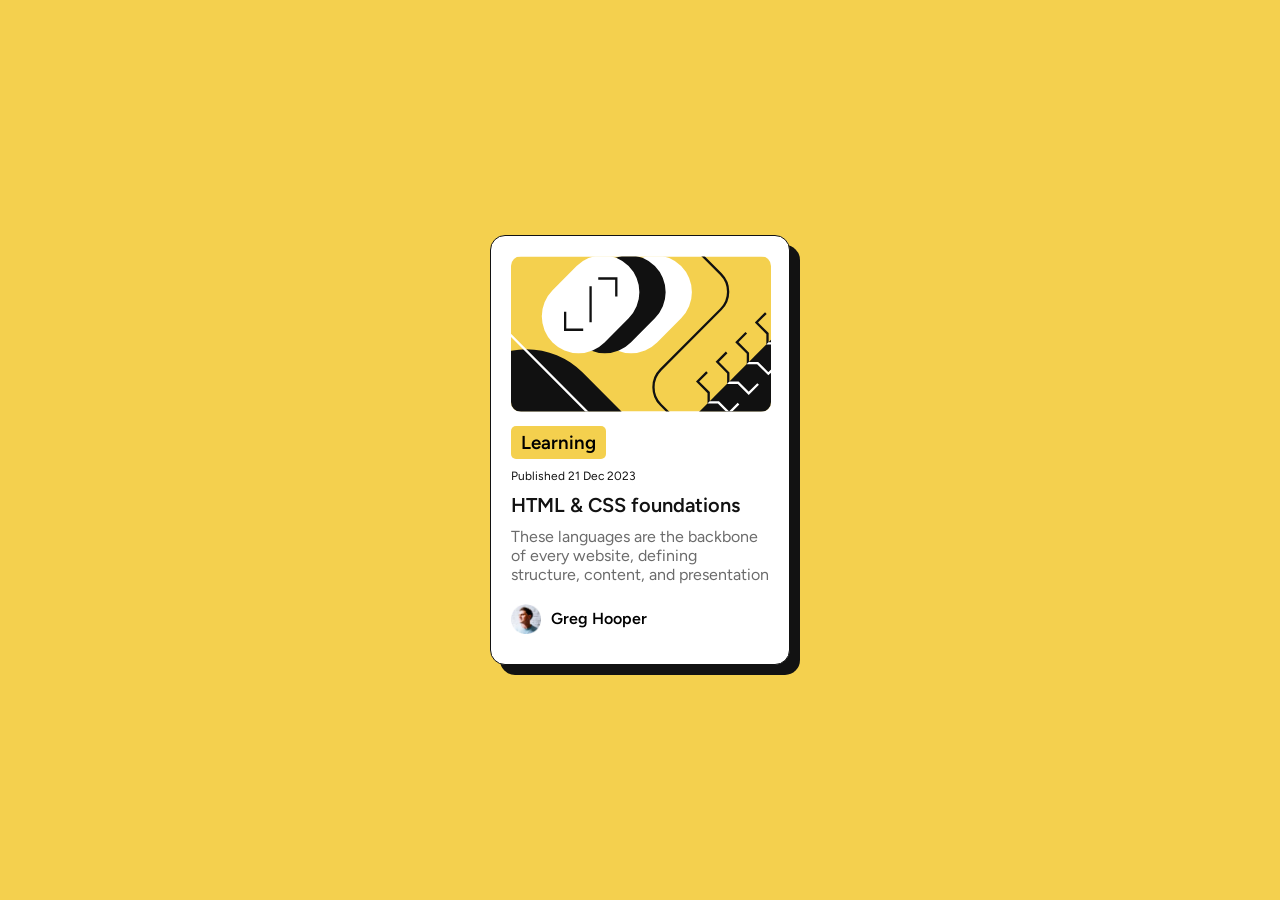
<file: index.html>
<!DOCTYPE html>
<html lang="en">
<head>
    <meta charset="UTF-8">
    <meta name="viewport" content="width=device-width, initial-scale=1.0">
    <title>Blog Card</title>
    <link rel="stylesheet" href="style.css">
    <link rel="preconnect" href="https://fonts.googleapis.com">
<link rel="preconnect" href="https://fonts.gstatic.com" crossorigin>
<link href="https://fonts.googleapis.com/css2?family=Figtree:ital,wght@0,300..900;1,300..900&display=swap" rel="stylesheet">
</head>
<body>
    <div class="card">
        <img src="./images/illustration-article.svg" alt="illustration-article">
        <div class="learning">
            <h3>Learning</h3>
        </div>
        <p>Published 21 Dec 2023</p>
        <h2>HTML & CSS foundations</h2>
        <span>These languages are the backbone of every website, defining structure, content, and presentation</span>
        <div class="user">
            <img src="./images/image-avatar.webp" alt="avatar">
            <h4>Greg Hooper</h4>

        </div>

    </div>
    
</body>
</html>
</file>
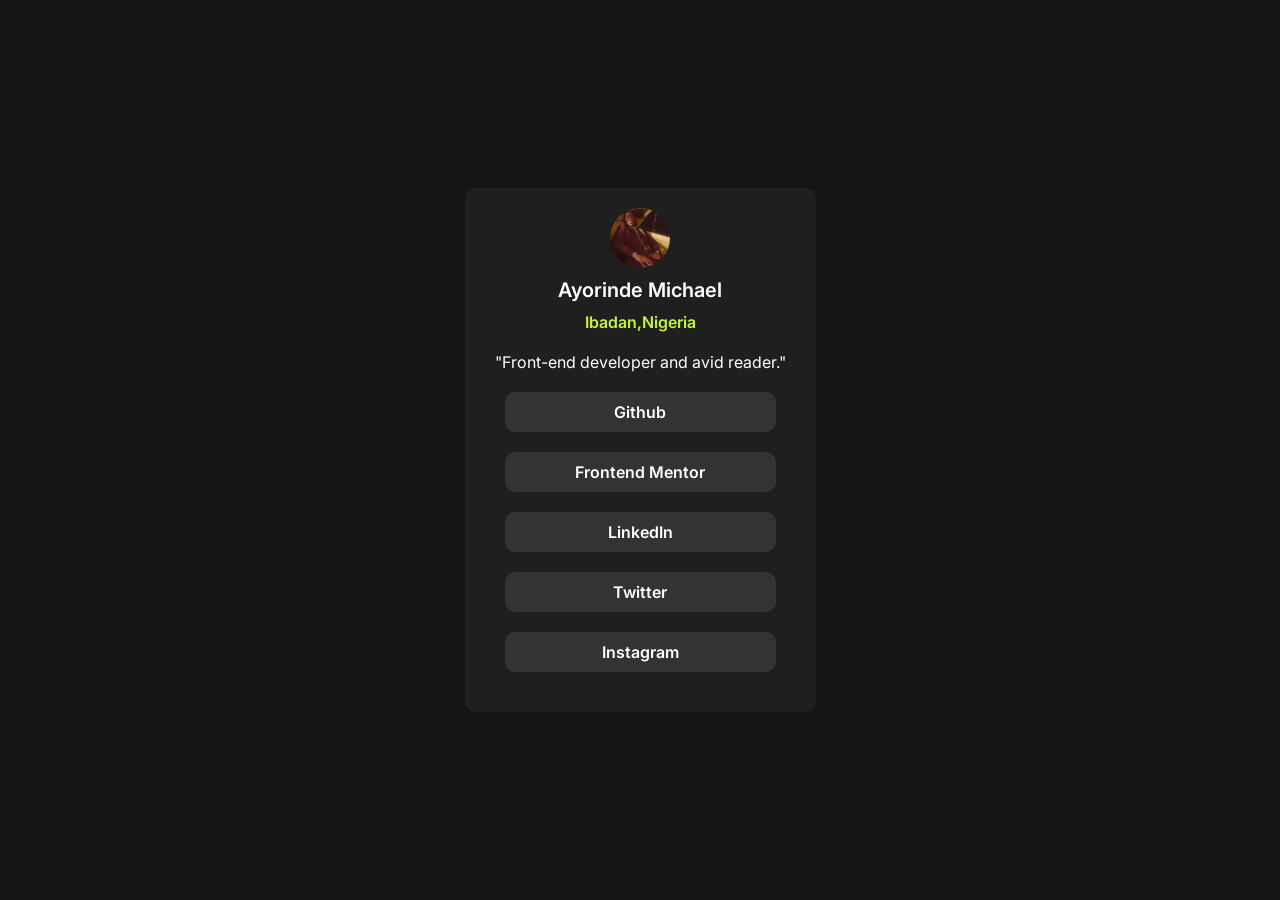
<file: my works/Social Links profile/images/index.html>
<!DOCTYPE html>
<html lang="en">
<head>
    <meta charset="UTF-8">
    <meta name="viewport" content="width=device-width, initial-scale=1.0">
    <title>Social Links Profile</title>
    <link rel="stylesheet" href="style.css">
    <link rel="preconnect" href="https://fonts.googleapis.com">
<link rel="preconnect" href="https://fonts.gstatic.com" crossorigin>
<link href="https://fonts.googleapis.com/css2?family=Inter:ital,opsz,wght@0,14..32,100..900;1,14..32,100..900&display=swap" rel="stylesheet">
</head>
<body>
    <main>
        <div class="card">
            <img src="./download.jpg" alt="icon">
            <h2>Ayorinde Michael</h2>
            <p>Ibadan,Nigeria</p>
        </div>
        <div class="info">
            "Front-end developer and avid reader."

        </div>
        <div class="links">
            <a href="https://github.com/michaelmission24-hub">Github</a>
        
            </div>
               <div class="links">
            <a href="https://www.frontendmentor.io/profile/michaelmission24-hub">Frontend Mentor</a>
        
            </div>

              <div class="links">
            <a href="#">LinkedIn</a>
        
            </div>
              <div class="links">
            <a href="#">Twitter</a>
        
            </div>

              <div class="links">
            <a href="https://www.instagram.com/missixn44?igsh=MXgxeTBmeTNvcWppcA%3D%3D&utm_source=qr">Instagram</a>
        
            </div>
            


        

    </main>
    
</body>
</html>
</file>
<file: style.css>
*{
    margin: 0;
    box-sizing: border-box;
    padding: 0;
}
body{
    display: flex;
    flex-direction: column;
    justify-content: center;
    align-items: center;
    font-family: 'Figtree', sans-serif;
    background-color:hsl(47, 88%, 63%) ;
    height: 100vh;

}
.card{
    padding: 20px;
    background-color:hsl(0, 0%, 100%) ;
    width: 300px;
    border-radius: 15px;
    border: 1px solid hsl(0, 0%, 7%);
    box-shadow:  10px 10px hsl(0, 0%, 7%);
}
.card img {
    width: 260px;
    border-radius: 10px;
    margin-bottom: 10px;

}
.user {
    display: flex;
    margin-top: 20px;
}

.user img {
    width: 30px;
    height: 30px;
}
.user h4{
    margin: 5px 10px;
    font-size: 16px;
    font-weight: 600;
    
    
}
.learning{
    background-color: hsl(47, 88%, 63%);
    padding: 5px 10px;
    width:fit-content ;
    border-radius: 5px;
    margin-bottom: 10px;
    font-size: 16px;
    
}
.learning h3 {
    font-weight: 600;
}
.card p{
    color: hsl(0, 0%, 7%);
    font-size: 12px;
    font-weight: 400;
}
h2 {
    font-weight: 600;
    font-size: 20px;
    margin: 10px 0;
    color: hsl(0, 0%, 7%);
}
.card span{
    color: hsl(0, 0%, 42%) ;
    margin: 20px 0;
}
</file>
<file: my works/Social Links profile/images/style.css>
*{
    margin: 0;
    padding: 0;
    box-sizing: border-box;
}

body{
    display: flex;
    flex-direction: column;
    height: 100vh;
    justify-content: center;
    align-items: center;
    font-family: 'Inter',sans-serif;
    background-color:hsl(0, 0%, 8%) ;

}
main{
    background-color:hsl(0, 0%, 12%) ;
    padding: 20px;
    border-radius: 10px;
    
}
.card{
    display: flex;
    flex-direction: column;
    justify-content: center;
    align-items: center;
    color: ;
}
.card img{
    border-radius: 50%;

    width: 60px;
    
}
.card h2{
    color: hsl(0, 0%, 100%);
    font-size: 20px;
    font-weight: 600;
    margin-top: 10px;
}
.card p{
    color:hsl(75, 94%, 57%) ;
    font-size: 16px;
    font-weight: 600;
    margin: 10px;
}
.info{
    margin: 10px;
    color: hsl(0, 0%, 100%);
    font-size: 16px;
    font-weight: 400;
}
.links{
    display: flex;
    justify-content: center;
    align-items: center;
    padding: 10px;
    background-color:hsl(0, 0%, 20%) ;
    margin: 20px;
    border-radius: 10px;
    
    
}
.links a {
    text-decoration: none;
    color: hsl(0, 0%, 100%);
    font-size: 16px;
    font-weight: 600;

}
</file>
